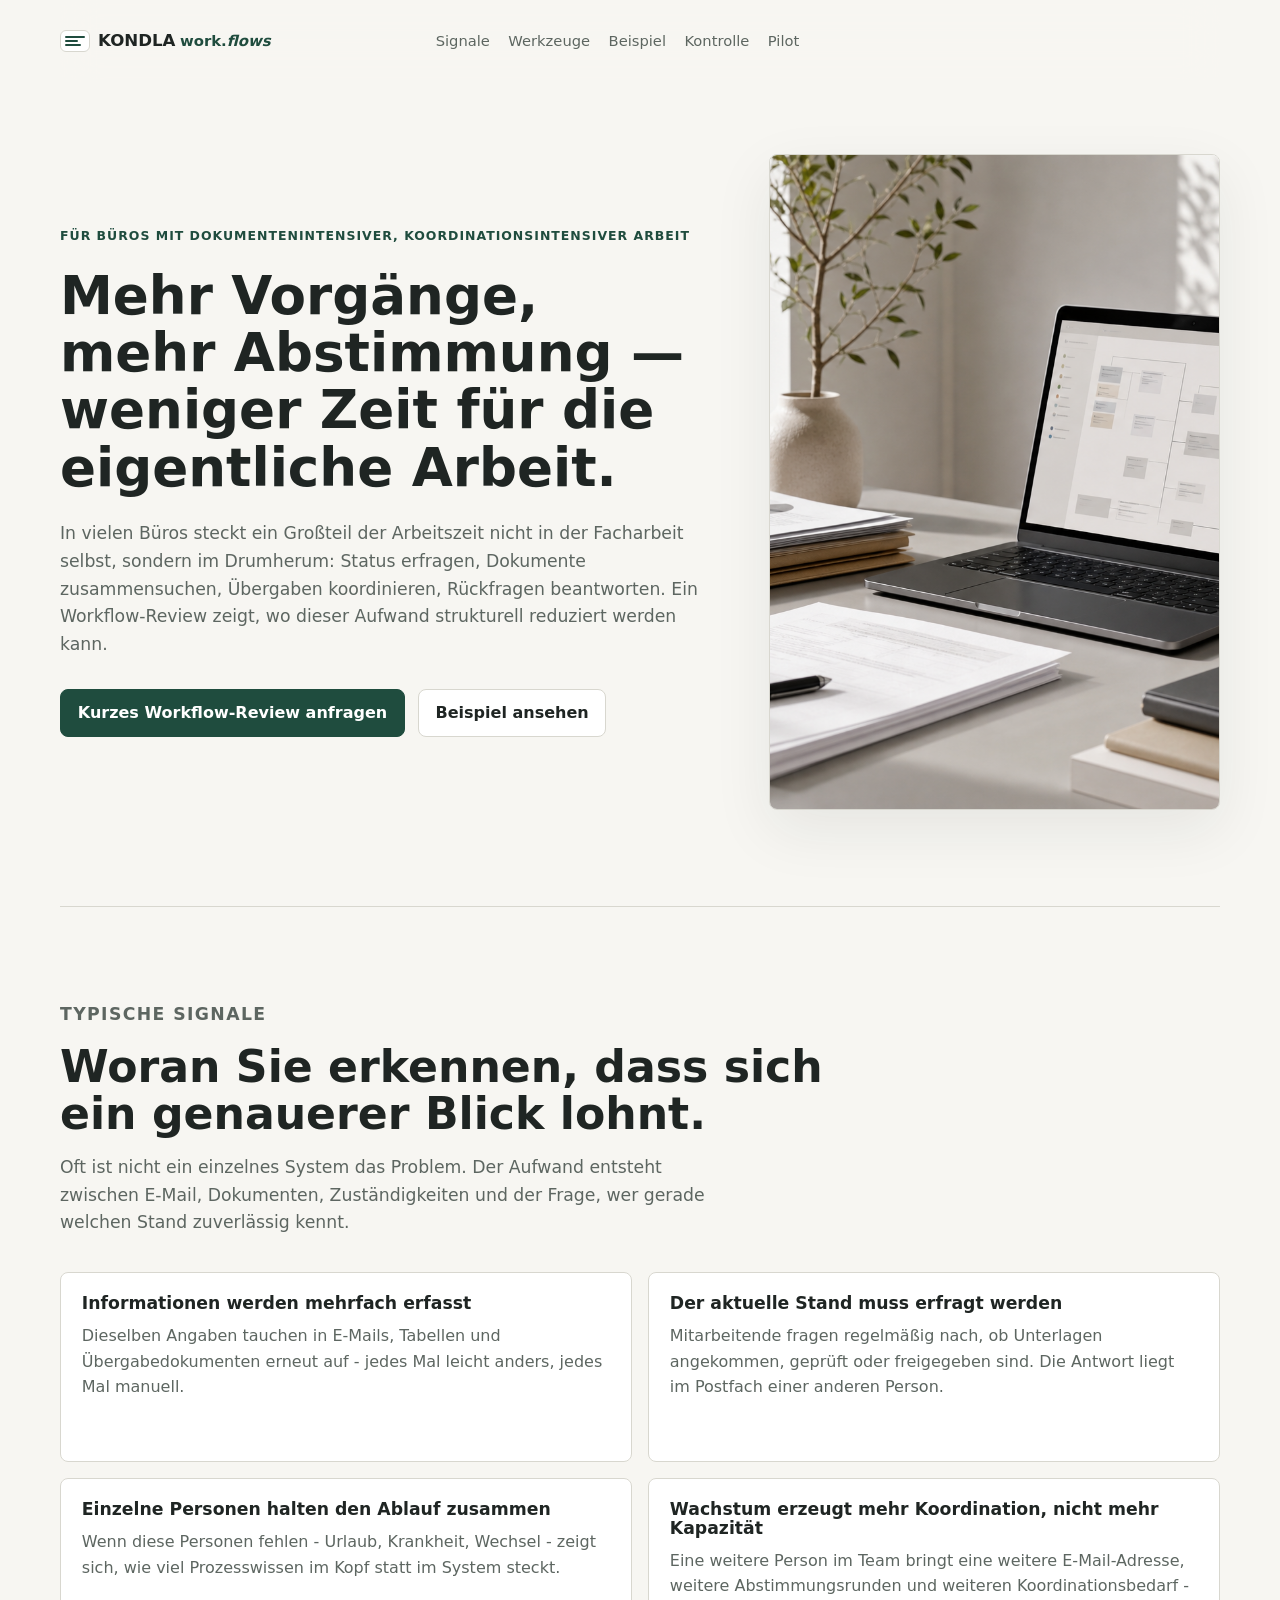
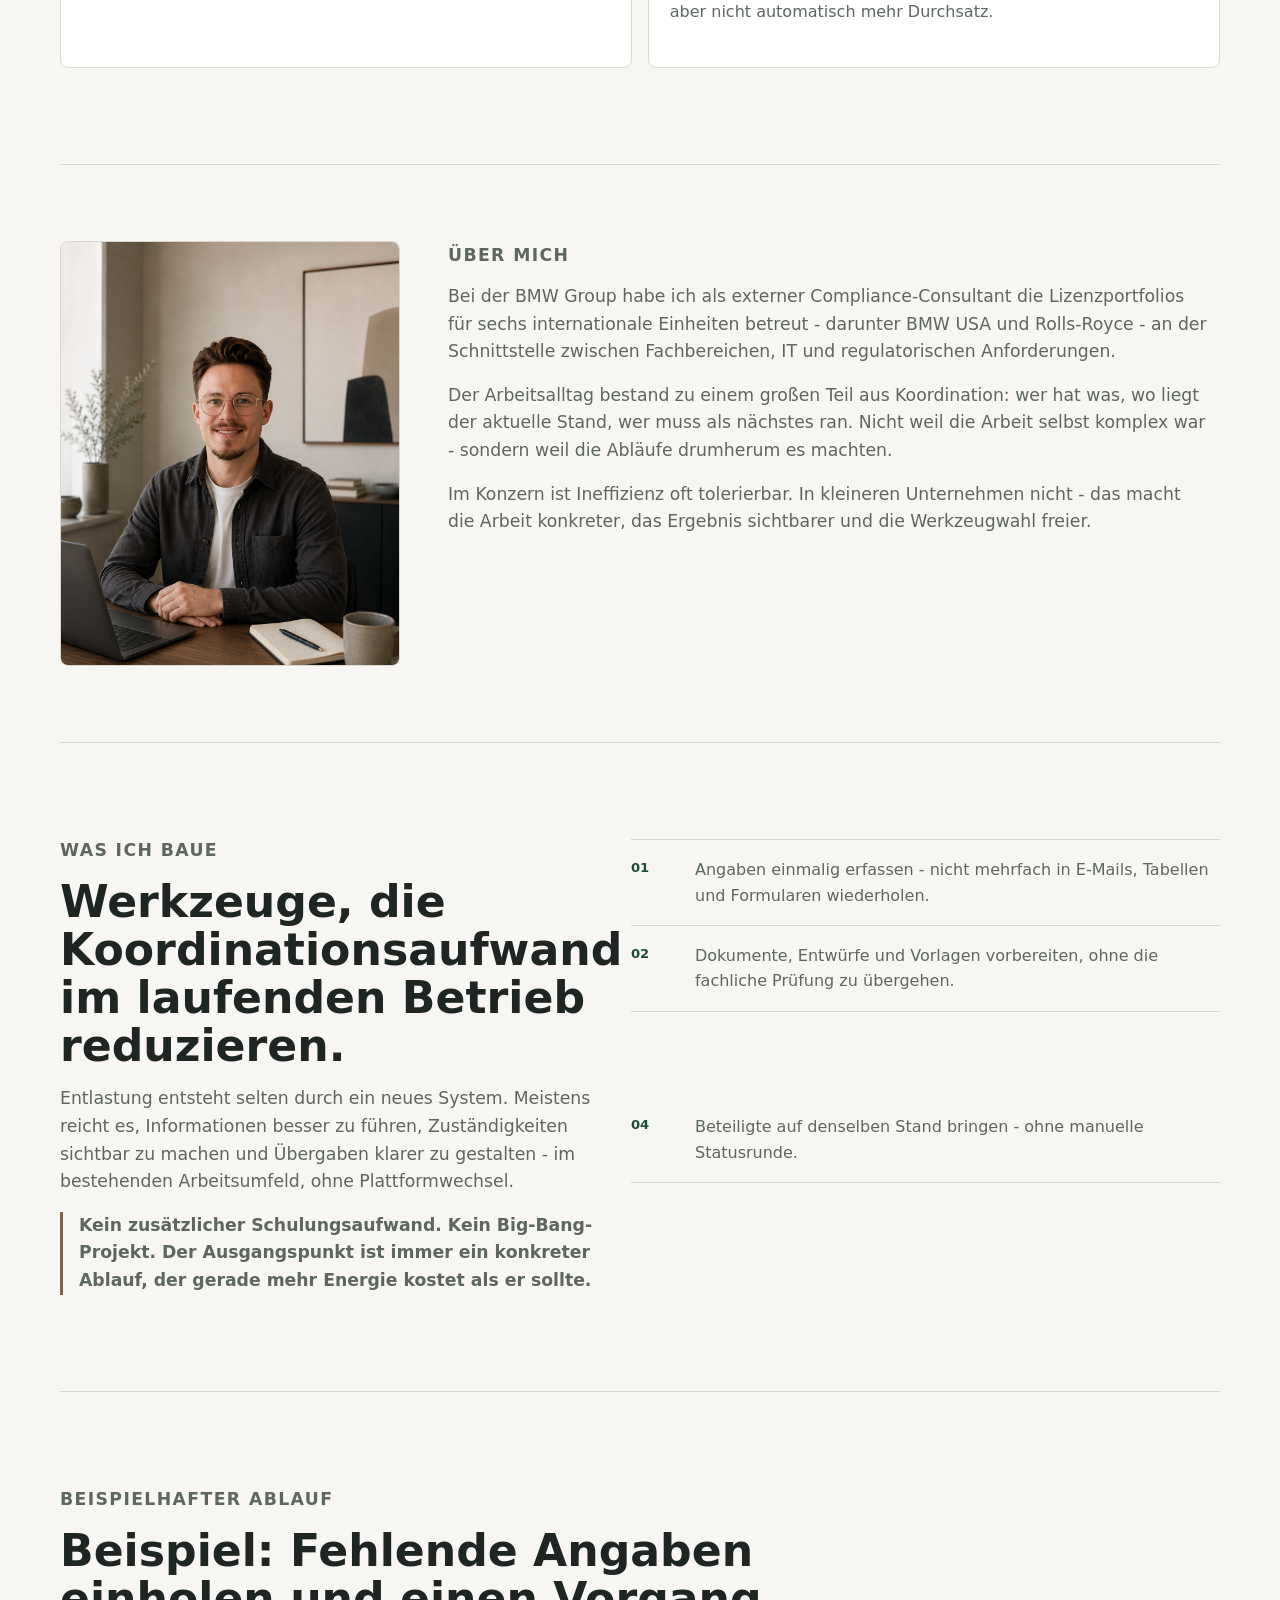
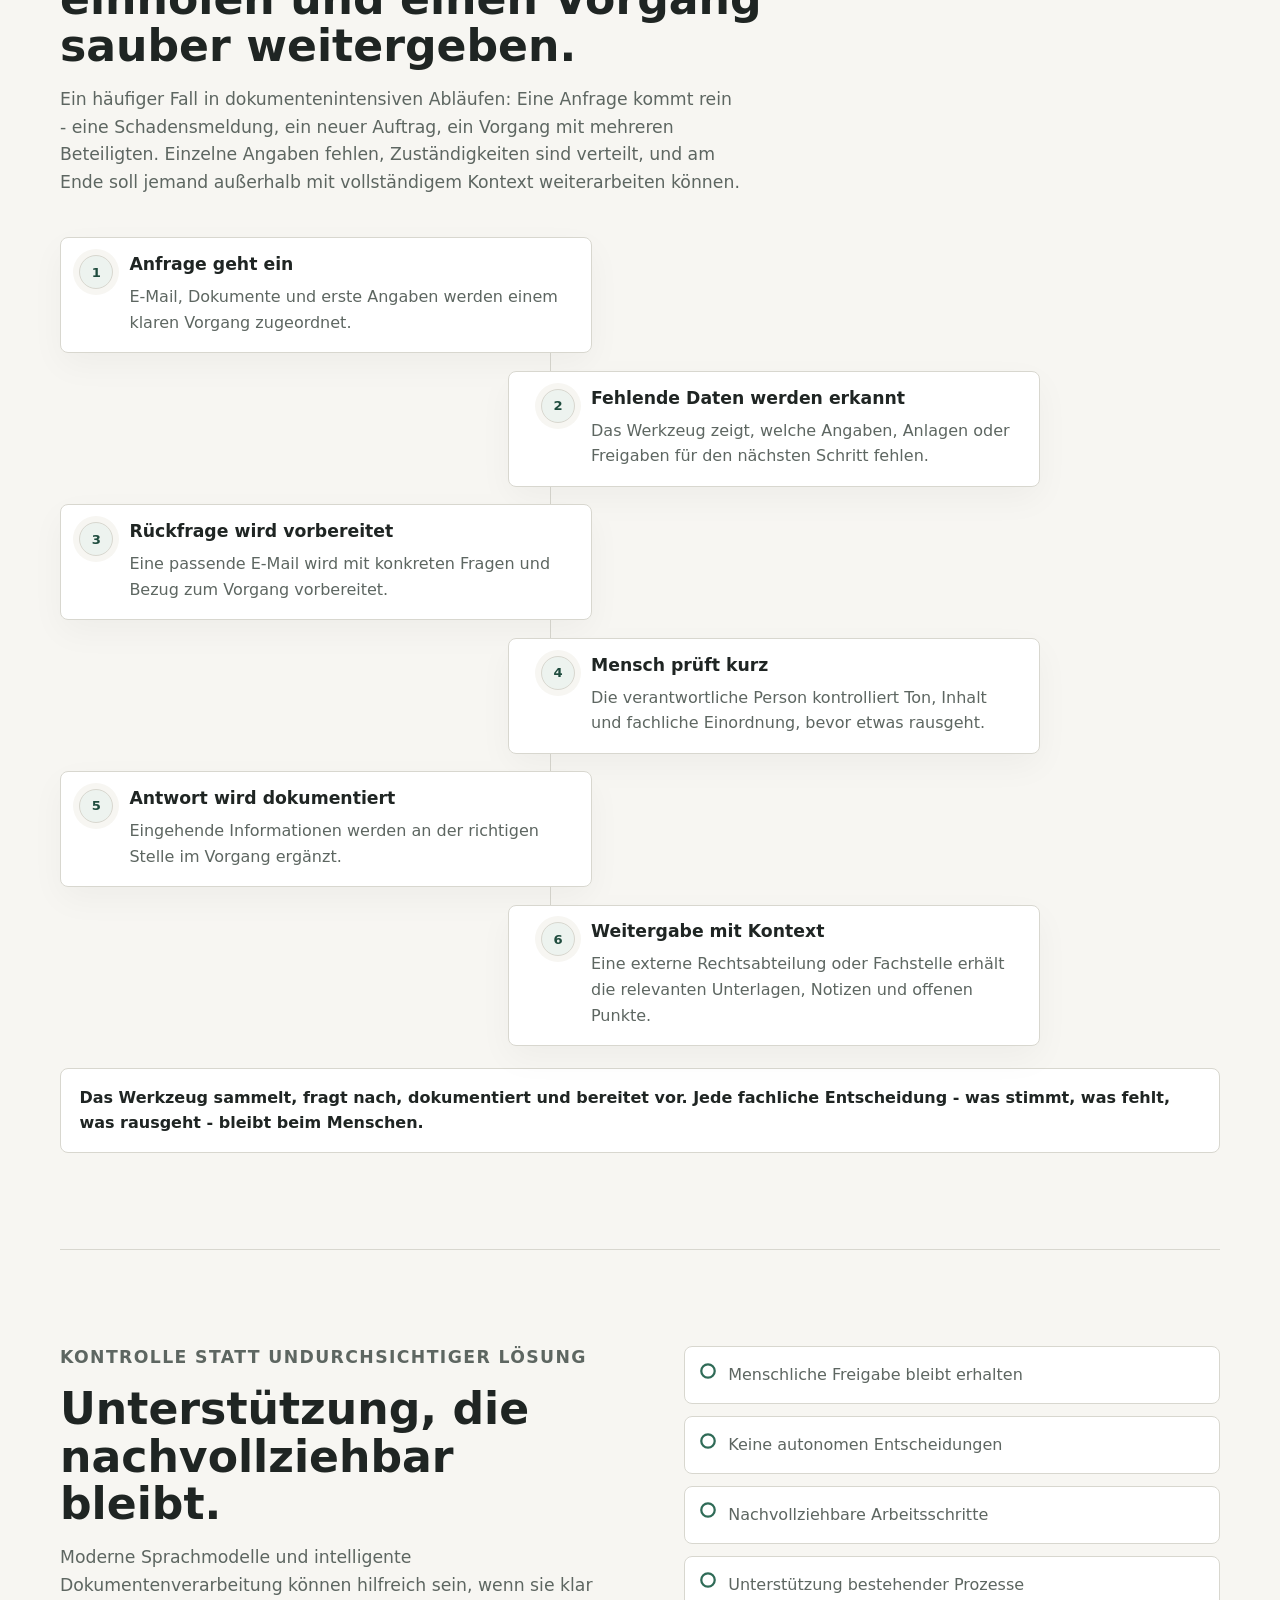
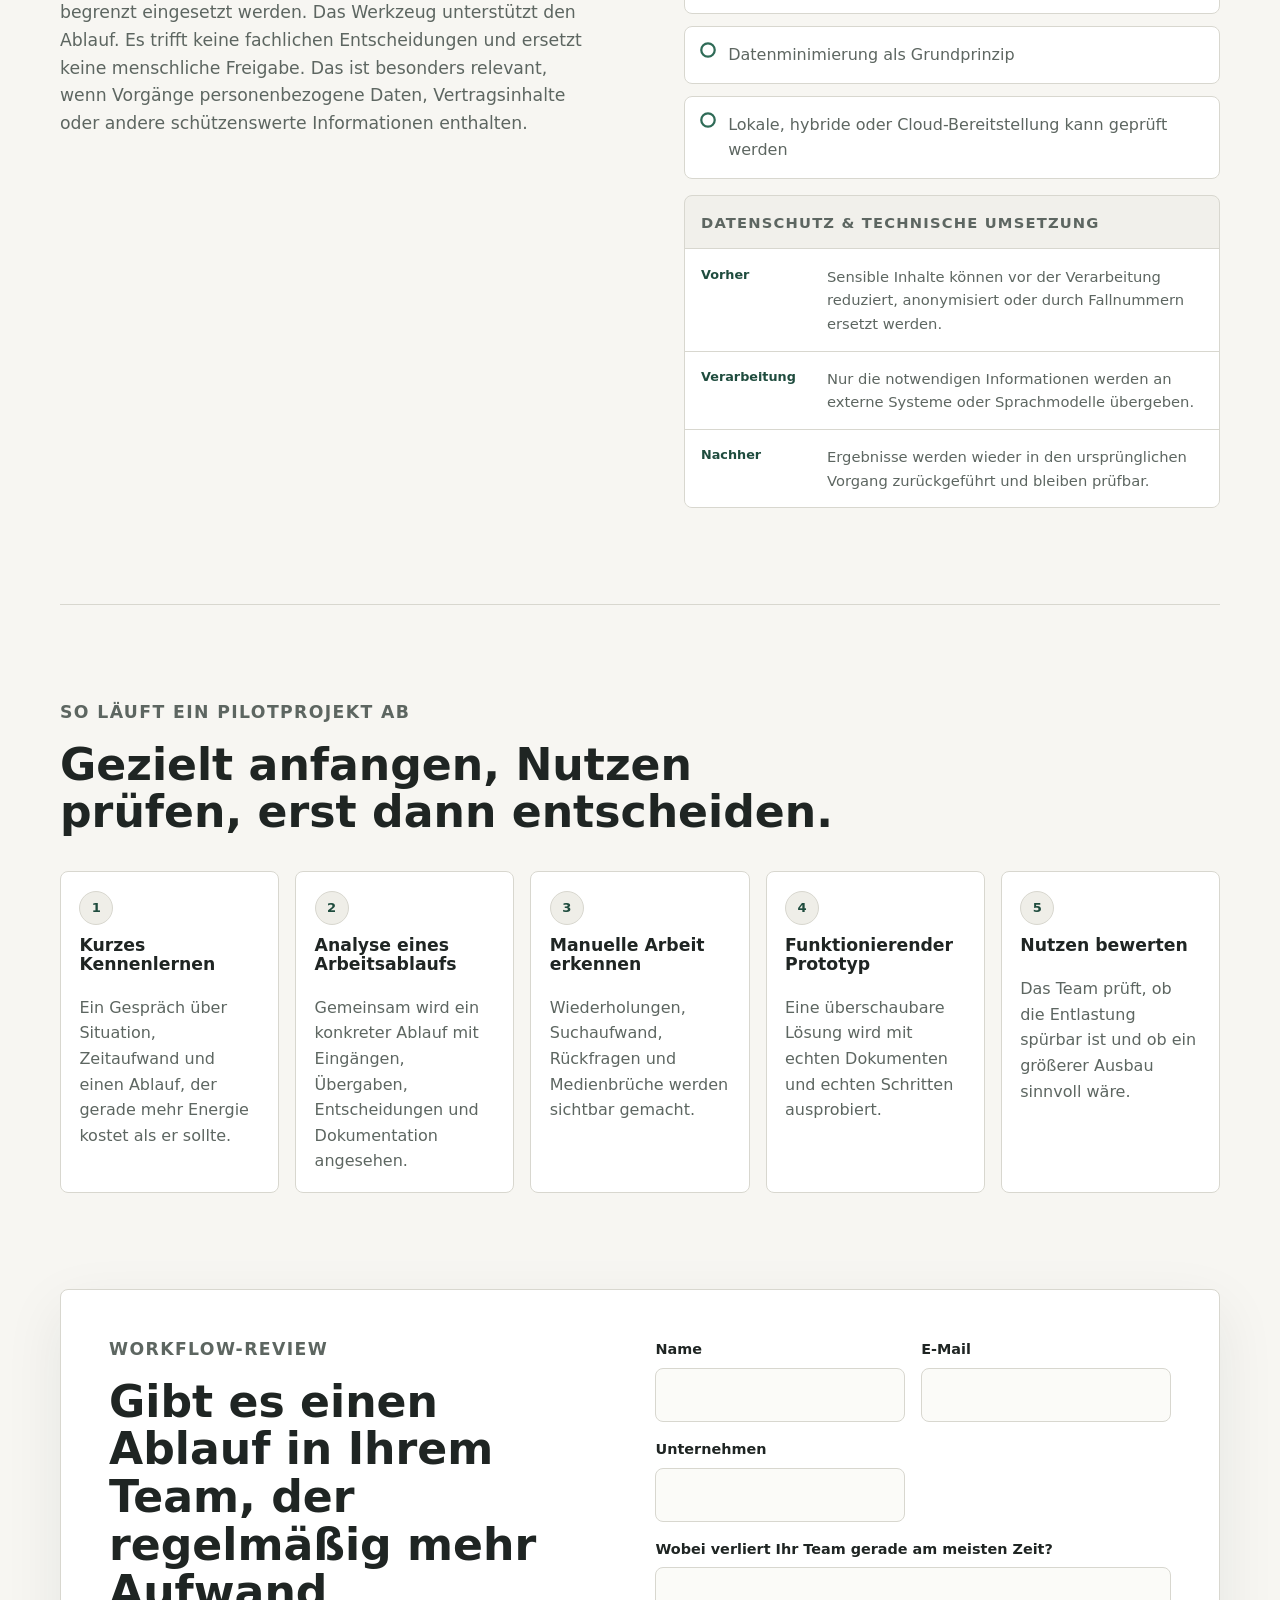
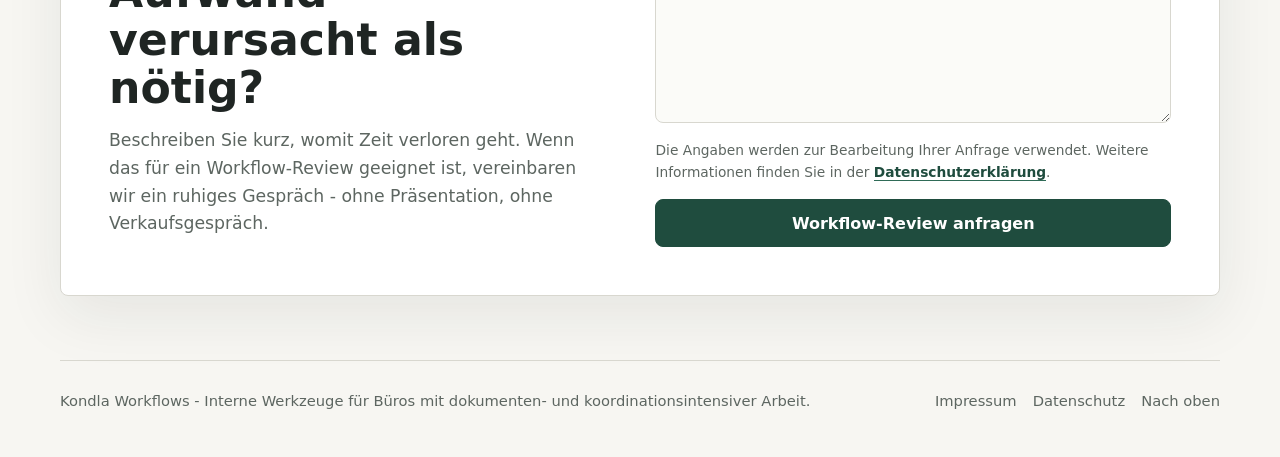
<file: index.html>
<!doctype html>
<html lang="de">
  <head>
    <meta charset="utf-8" />
    <meta name="viewport" content="width=device-width, initial-scale=1" />
    <title>Weniger Verwaltungsaufwand durch interne Werkzeuge</title>
    <meta
      name="description"
      content="Interne Werkzeuge, die Suchzeit, Rückfragen, manuelle Übergaben und Koordinationsaufwand in administrativen Arbeitsabläufen reduzieren."
    />
    <link rel="icon" href="assets/favicon.svg" type="image/svg+xml" />
    <link rel="stylesheet" href="styles.css" />
  </head>
  <body>
    <header class="seitenkopf" aria-label="Hauptnavigation">
      <a class="marke" href="#oben" aria-label="Zur Startseite">
        <span class="marke__zeichen" aria-hidden="true">
          <span></span>
          <span></span>
          <span></span>
        </span>
        <span class="marke__text">
          <strong>KONDLA</strong>
          <span>work.<em>flows</em></span>
        </span>
      </a>
      <nav class="navigation" aria-label="Abschnitte">
        <a href="#signale" data-nav-section="signale">Signale</a>
        <a href="#werkzeuge" data-nav-section="werkzeuge">Werkzeuge</a>
        <a href="#beispiel" data-nav-section="beispiel">Beispiel</a>
        <a href="#kontrolle" data-nav-section="kontrolle">Kontrolle</a>
        <a href="#pilot" data-nav-section="pilot">Pilot</a>
      </nav>
      <a class="kopf-cta" href="#kontakt">Workflow-Review anfragen</a>
    </header>

    <main id="oben">
      <section class="held">
        <div class="held__inhalt">
          <p class="hinweis">Für Büros mit dokumentenintensiver, koordinationsintensiver Arbeit</p>
          <h1>
            <span>Mehr Vorgänge,</span>
            <span>mehr Abstimmung &mdash;</span>
            <span>weniger Zeit für die eigentliche Arbeit.</span>
          </h1>
          <p class="untertitel">
            In vielen Büros steckt ein Großteil der Arbeitszeit nicht in der Facharbeit selbst, sondern im Drumherum:
            Status erfragen, Dokumente zusammensuchen, Übergaben koordinieren, Rückfragen beantworten. Ein
            Workflow-Review zeigt, wo dieser Aufwand strukturell reduziert werden kann.
          </p>
          <div class="aktionsreihe" aria-label="Handlungsoptionen">
            <a class="button button--primaer" href="#kontakt" data-hero-cta>Kurzes Workflow-Review anfragen</a>
            <a class="button button--sekundaer" href="#beispiel">Beispiel ansehen</a>
          </div>
        </div>

        <aside class="held__bildbereich" aria-label="Arbeitsumfeld mit Dokumenten und Prozessansicht">
          <img
            src="assets/workflow-desk.png"
            alt="Ruhiger Arbeitsplatz mit Dokumenten, Laptop und strukturierter Prozessansicht"
            width="1600"
            height="1000"
          />
        </aside>
      </section>

      <section class="abschnitt signale" id="signale" aria-labelledby="signale-titel">
        <div class="abschnitt__kopf">
          <p class="hinweis">Typische Signale</p>
          <h2 id="signale-titel">Woran Sie erkennen, dass sich ein genauerer Blick lohnt.</h2>
          <p>
            Oft ist nicht ein einzelnes System das Problem. Der Aufwand entsteht zwischen E-Mail, Dokumenten,
            Zuständigkeiten und der Frage, wer gerade welchen Stand zuverlässig kennt.
          </p>
        </div>
        <div class="raster raster--zwei">
          <article class="karte karte--signal">
            <h3>Informationen werden mehrfach erfasst</h3>
            <p>
              Dieselben Angaben tauchen in E-Mails, Tabellen und Übergabedokumenten erneut auf - jedes Mal leicht
              anders, jedes Mal manuell.
            </p>
          </article>
          <article class="karte karte--signal">
            <h3>Der aktuelle Stand muss erfragt werden</h3>
            <p>
              Mitarbeitende fragen regelmäßig nach, ob Unterlagen angekommen, geprüft oder freigegeben sind. Die
              Antwort liegt im Postfach einer anderen Person.
            </p>
          </article>
          <article class="karte karte--signal">
            <h3>Einzelne Personen halten den Ablauf zusammen</h3>
            <p>
              Wenn diese Personen fehlen - Urlaub, Krankheit, Wechsel - zeigt sich, wie viel Prozesswissen im Kopf
              statt im System steckt.
            </p>
          </article>
          <article class="karte karte--signal">
            <h3>Wachstum erzeugt mehr Koordination, nicht mehr Kapazität</h3>
            <p>
              Eine weitere Person im Team bringt eine weitere E-Mail-Adresse, weitere Abstimmungsrunden und weiteren
              Koordinationsbedarf - aber nicht automatisch mehr Durchsatz.
            </p>
          </article>
        </div>
      </section>

      <section class="abschnitt person" id="person" aria-label="Über mich">
        <div class="person__bild">
          <img
            src="assets/person.png"
            alt="Porträt des Gründers"
            width="1024"
            height="1024"
          />
        </div>
        <div class="person__text">
          <p class="hinweis">Über mich</p>
          <p>
            Bei der BMW Group habe ich als externer Compliance-Consultant die Lizenzportfolios für sechs internationale
            Einheiten betreut - darunter BMW USA und Rolls-Royce - an der Schnittstelle zwischen Fachbereichen, IT und
            regulatorischen Anforderungen.
          </p>
          <p>
            Der Arbeitsalltag bestand zu einem großen Teil aus Koordination: wer hat was, wo liegt der aktuelle Stand,
            wer muss als nächstes ran. Nicht weil die Arbeit selbst komplex war - sondern weil die Abläufe drumherum es
            machten.
          </p>
          <p>
            Im Konzern ist Ineffizienz oft tolerierbar. In kleineren Unternehmen nicht - das macht die Arbeit konkreter,
            das Ergebnis sichtbarer und die Werkzeugwahl freier.
          </p>
        </div>
      </section>

      <section class="abschnitt werkzeuge" id="werkzeuge" aria-labelledby="werkzeuge-titel">
        <div class="zweispaltig">
          <div>
            <p class="hinweis">Was ich baue</p>
            <h2 id="werkzeuge-titel">Werkzeuge, die Koordinationsaufwand im laufenden Betrieb reduzieren.</h2>
            <p>
              Entlastung entsteht selten durch ein neues System. Meistens reicht es, Informationen besser zu führen,
              Zuständigkeiten sichtbar zu machen und Übergaben klarer zu gestalten - im bestehenden Arbeitsumfeld,
              ohne Plattformwechsel.
            </p>
            <p class="kernbotschaft">
              Kein zusätzlicher Schulungsaufwand. Kein Big-Bang-Projekt. Der Ausgangspunkt ist immer ein konkreter
              Ablauf, der gerade mehr Energie kostet als er sollte.
            </p>
          </div>
          <div class="liste">
            <div>
              <span aria-hidden="true">01</span>
              <p>Angaben einmalig erfassen - nicht mehrfach in E-Mails, Tabellen und Formularen wiederholen.</p>
            </div>
            <div>
              <span aria-hidden="true">02</span>
              <p>Dokumente, Entwürfe und Vorlagen vorbereiten, ohne die fachliche Prüfung zu übergehen.</p>
            </div>
            <div>
              <span aria-hidden="true">03</span>
              <p>Offene Punkte und Bearbeitungsstände sichtbar machen, bevor sie im Posteingang liegen bleiben.</p>
            </div>
            <div>
              <span aria-hidden="true">04</span>
              <p>Beteiligte auf denselben Stand bringen - ohne manuelle Statusrunde.</p>
            </div>
          </div>
        </div>
      </section>

      <section class="abschnitt beispiel" id="beispiel" aria-labelledby="beispiel-titel">
        <div class="abschnitt__kopf">
          <p class="hinweis">Beispielhafter Ablauf</p>
          <h2 id="beispiel-titel">Beispiel: Fehlende Angaben einholen und einen Vorgang sauber weitergeben.</h2>
          <p>
            Ein häufiger Fall in dokumentenintensiven Abläufen: Eine Anfrage kommt rein - eine Schadensmeldung, ein
            neuer Auftrag, ein Vorgang mit mehreren Beteiligten. Einzelne Angaben fehlen, Zuständigkeiten sind verteilt,
            und am Ende soll jemand außerhalb mit vollständigem Kontext weiterarbeiten können.
          </p>
        </div>
        <ol class="prozess">
          <li>
            <span>1</span>
            <div>
              <h3>Anfrage geht ein</h3>
              <p>E-Mail, Dokumente und erste Angaben werden einem klaren Vorgang zugeordnet.</p>
            </div>
          </li>
          <li>
            <span>2</span>
            <div>
              <h3>Fehlende Daten werden erkannt</h3>
              <p>Das Werkzeug zeigt, welche Angaben, Anlagen oder Freigaben für den nächsten Schritt fehlen.</p>
            </div>
          </li>
          <li>
            <span>3</span>
            <div>
              <h3>Rückfrage wird vorbereitet</h3>
              <p>Eine passende E-Mail wird mit konkreten Fragen und Bezug zum Vorgang vorbereitet.</p>
            </div>
          </li>
          <li>
            <span>4</span>
            <div>
              <h3>Mensch prüft kurz</h3>
              <p>Die verantwortliche Person kontrolliert Ton, Inhalt und fachliche Einordnung, bevor etwas rausgeht.</p>
            </div>
          </li>
          <li>
            <span>5</span>
            <div>
              <h3>Antwort wird dokumentiert</h3>
              <p>Eingehende Informationen werden an der richtigen Stelle im Vorgang ergänzt.</p>
            </div>
          </li>
          <li>
            <span>6</span>
            <div>
              <h3>Weitergabe mit Kontext</h3>
              <p>Eine externe Rechtsabteilung oder Fachstelle erhält die relevanten Unterlagen, Notizen und offenen Punkte.</p>
            </div>
          </li>
        </ol>
        <p class="menschenhinweis">
          Das Werkzeug sammelt, fragt nach, dokumentiert und bereitet vor. Jede fachliche Entscheidung - was stimmt,
          was fehlt, was rausgeht - bleibt beim Menschen.
        </p>
      </section>

      <section class="abschnitt kontrolle" id="kontrolle" aria-labelledby="kontrolle-titel">
        <div class="zweispaltig zweispaltig--eng">
          <div>
            <p class="hinweis">Kontrolle statt undurchsichtiger Lösung</p>
            <h2 id="kontrolle-titel">Unterstützung, die nachvollziehbar bleibt.</h2>
            <p>
              Moderne Sprachmodelle und intelligente Dokumentenverarbeitung können hilfreich sein, wenn sie klar
              begrenzt eingesetzt werden. Das Werkzeug unterstützt den Ablauf. Es trifft keine fachlichen Entscheidungen
              und ersetzt keine menschliche Freigabe. Das ist besonders relevant, wenn Vorgänge personenbezogene Daten,
              Vertragsinhalte oder andere schützenswerte Informationen enthalten.
            </p>
          </div>
          <div class="kontrolltafel">
            <ul class="vertrauen">
              <li>Menschliche Freigabe bleibt erhalten</li>
              <li>Keine autonomen Entscheidungen</li>
              <li>Nachvollziehbare Arbeitsschritte</li>
              <li>Unterstützung bestehender Prozesse</li>
              <li>Datenminimierung als Grundprinzip</li>
              <li>Lokale, hybride oder Cloud-Bereitstellung kann geprüft werden</li>
            </ul>
            <div class="datenfluss" aria-label="Datenschutz und technische Umsetzung">
              <p class="datenfluss__titel">Datenschutz & technische Umsetzung</p>
              <div>
                <span>Vorher</span>
                <p>Sensible Inhalte können vor der Verarbeitung reduziert, anonymisiert oder durch Fallnummern ersetzt werden.</p>
              </div>
              <div>
                <span>Verarbeitung</span>
                <p>Nur die notwendigen Informationen werden an externe Systeme oder Sprachmodelle übergeben.</p>
              </div>
              <div>
                <span>Nachher</span>
                <p>Ergebnisse werden wieder in den ursprünglichen Vorgang zurückgeführt und bleiben prüfbar.</p>
              </div>
            </div>
          </div>
        </div>
      </section>

      <section class="abschnitt pilot" id="pilot" aria-labelledby="pilot-titel">
        <div class="abschnitt__kopf">
          <p class="hinweis">So läuft ein Pilotprojekt ab</p>
          <h2 id="pilot-titel">Gezielt anfangen, Nutzen prüfen, erst dann entscheiden.</h2>
        </div>
        <div class="schritte">
          <article>
            <span>1</span>
            <h3>Kurzes Kennenlernen</h3>
            <p>Ein Gespräch über Situation, Zeitaufwand und einen Ablauf, der gerade mehr Energie kostet als er sollte.</p>
          </article>
          <article>
            <span>2</span>
            <h3>Analyse eines Arbeitsablaufs</h3>
            <p>Gemeinsam wird ein konkreter Ablauf mit Eingängen, Übergaben, Entscheidungen und Dokumentation angesehen.</p>
          </article>
          <article>
            <span>3</span>
            <h3>Manuelle Arbeit erkennen</h3>
            <p>Wiederholungen, Suchaufwand, Rückfragen und Medienbrüche werden sichtbar gemacht.</p>
          </article>
          <article>
            <span>4</span>
            <h3>Funktionierender Prototyp</h3>
            <p>Eine überschaubare Lösung wird mit echten Dokumenten und echten Schritten ausprobiert.</p>
          </article>
          <article>
            <span>5</span>
            <h3>Nutzen bewerten</h3>
            <p>Das Team prüft, ob die Entlastung spürbar ist und ob ein größerer Ausbau sinnvoll wäre.</p>
          </article>
        </div>
      </section>

      <section class="kontakt" id="kontakt" aria-labelledby="kontakt-titel">
        <div class="kontakt__text">
          <p class="hinweis">Workflow-Review</p>
          <h2 id="kontakt-titel">Gibt es einen Ablauf in Ihrem Team, der regelmäßig mehr Aufwand verursacht als nötig?</h2>
          <p>
            Beschreiben Sie kurz, womit Zeit verloren geht. Wenn das für ein Workflow-Review geeignet ist, vereinbaren
            wir ein ruhiges Gespräch - ohne Präsentation, ohne Verkaufsgespräch.
          </p>
        </div>
        <form class="formular" id="workflow-form">
          <div class="formular__feld">
            <label for="name">Name</label>
            <input id="name" name="name" type="text" autocomplete="name" required />
          </div>
          <div class="formular__feld">
            <label for="email">E-Mail</label>
            <input id="email" name="email" type="email" autocomplete="email" required />
          </div>
          <div class="formular__feld">
            <label for="unternehmen">Unternehmen</label>
            <input id="unternehmen" name="unternehmen" type="text" autocomplete="organization" />
          </div>
          <div class="formular__feld formular__feld--voll">
            <label for="prozess">Wobei verliert Ihr Team gerade am meisten Zeit?</label>
            <textarea id="prozess" name="prozess" rows="5" required></textarea>
          </div>
          <p class="formular__hinweis">
            Die Angaben werden zur Bearbeitung Ihrer Anfrage verwendet. Weitere Informationen finden Sie in der
            <a href="datenschutz.html">Datenschutzerklärung</a>.
          </p>
          <button class="button button--primaer formular__button" type="submit">Workflow-Review anfragen</button>
        </form>
      </section>
    </main>

    <footer class="fuss">
      <p>Kondla Workflows - Interne Werkzeuge für Büros mit dokumenten- und koordinationsintensiver Arbeit.</p>
      <div class="fuss__links">
        <a href="impressum.html">Impressum</a>
        <a href="datenschutz.html">Datenschutz</a>
        <a href="#oben">Nach oben</a>
      </div>
    </footer>
    <script>
      const navLinks = Array.from(document.querySelectorAll("[data-nav-section]"));
      const sections = navLinks
        .map((link) => document.getElementById(link.dataset.navSection))
        .filter(Boolean);

      const setActiveSection = (id) => {
        navLinks.forEach((link) => {
          const isActive = link.dataset.navSection === id;
          link.classList.toggle("ist-aktiv", isActive);
          if (isActive) {
            link.setAttribute("aria-current", "true");
          } else {
            link.removeAttribute("aria-current");
          }
        });
      };

      const updateActiveSection = () => {
        const headerOffset = document.querySelector(".seitenkopf")?.offsetHeight || 0;
        const marker = headerOffset + Math.min(260, window.innerHeight * 0.38);
        let activeId = "";

        sections.forEach((section) => {
          const bounds = section.getBoundingClientRect();
          if (bounds.top <= marker && bounds.bottom > headerOffset + 24) {
            activeId = section.id;
          }
        });

        setActiveSection(activeId);
      };

      let scrollFrame = 0;
      const requestActiveUpdate = () => {
        if (scrollFrame) return;
        scrollFrame = window.requestAnimationFrame(() => {
          scrollFrame = 0;
          updateActiveSection();
        });
      };

      window.addEventListener("scroll", requestActiveUpdate, { passive: true });
      window.addEventListener("resize", requestActiveUpdate);
      window.addEventListener("hashchange", requestActiveUpdate);
      window.addEventListener("load", requestActiveUpdate);
      requestActiveUpdate();

      const headerCta = document.querySelector(".kopf-cta");
      const heroCta = document.querySelector("[data-hero-cta]");

      if (headerCta && heroCta) {
        const updateHeaderCta = () => {
          const bounds = heroCta.getBoundingClientRect();
          const isHeroCtaVisible = bounds.bottom > 0 && bounds.top < window.innerHeight;
          headerCta.classList.toggle("ist-sichtbar", !isHeroCtaVisible);
        };

        const ctaObserver = new IntersectionObserver(
          ([entry]) => {
            headerCta.classList.toggle("ist-sichtbar", !entry.isIntersecting);
          },
          { threshold: 0.01 }
        );

        ctaObserver.observe(heroCta);
        window.addEventListener("resize", updateHeaderCta);
        window.addEventListener("load", updateHeaderCta);
        updateHeaderCta();
      }

      const revealGroups = [
        { selector: ".raster .karte", delay: 90 },
        { selector: ".liste > div", delay: 80 },
        { selector: ".prozess li", delay: 90 },
        { selector: ".schritte article", delay: 80 },
        { selector: ".vertrauen li", delay: 50 },
        { selector: ".datenfluss div", delay: 70 }
      ];

      if (!window.matchMedia("(prefers-reduced-motion: reduce)").matches) {
        const revealObserver = new IntersectionObserver(
          (entries) => {
            entries.forEach((entry) => {
              if (entry.isIntersecting) {
                entry.target.classList.add("ist-sichtbar");
                revealObserver.unobserve(entry.target);
              }
            });
          },
          { rootMargin: "0px 0px -12% 0px", threshold: 0.16 }
        );

        revealGroups.forEach(({ selector, delay }) => {
          const items = Array.from(document.querySelectorAll(selector));

          items.forEach((item, index) => {
            item.classList.add("wird-animiert");
            item.style.transitionDelay = `${Math.min(index * delay, 360)}ms`;
            revealObserver.observe(item);
          });
        });
      }

      const workflowForm = document.querySelector("#workflow-form");

      if (workflowForm) {
        workflowForm.addEventListener("submit", (event) => {
          event.preventDefault();

          const formData = new FormData(workflowForm);
          const subject = "Workflow-Review Anfrage";
          const body = [
            "Workflow-Review Anfrage",
            "",
            `Name: ${formData.get("name") || ""}`,
            `E-Mail: ${formData.get("email") || ""}`,
            `Unternehmen: ${formData.get("unternehmen") || ""}`,
            "",
            "Wobei verliert Ihr Team gerade am meisten Zeit?",
            formData.get("prozess") || ""
          ].join("\n");

          window.location.href = `mailto:robert@kondla.at?subject=${encodeURIComponent(subject)}&body=${encodeURIComponent(body)}`;
        });
      }

    </script>
  </body>
</html>
</file>
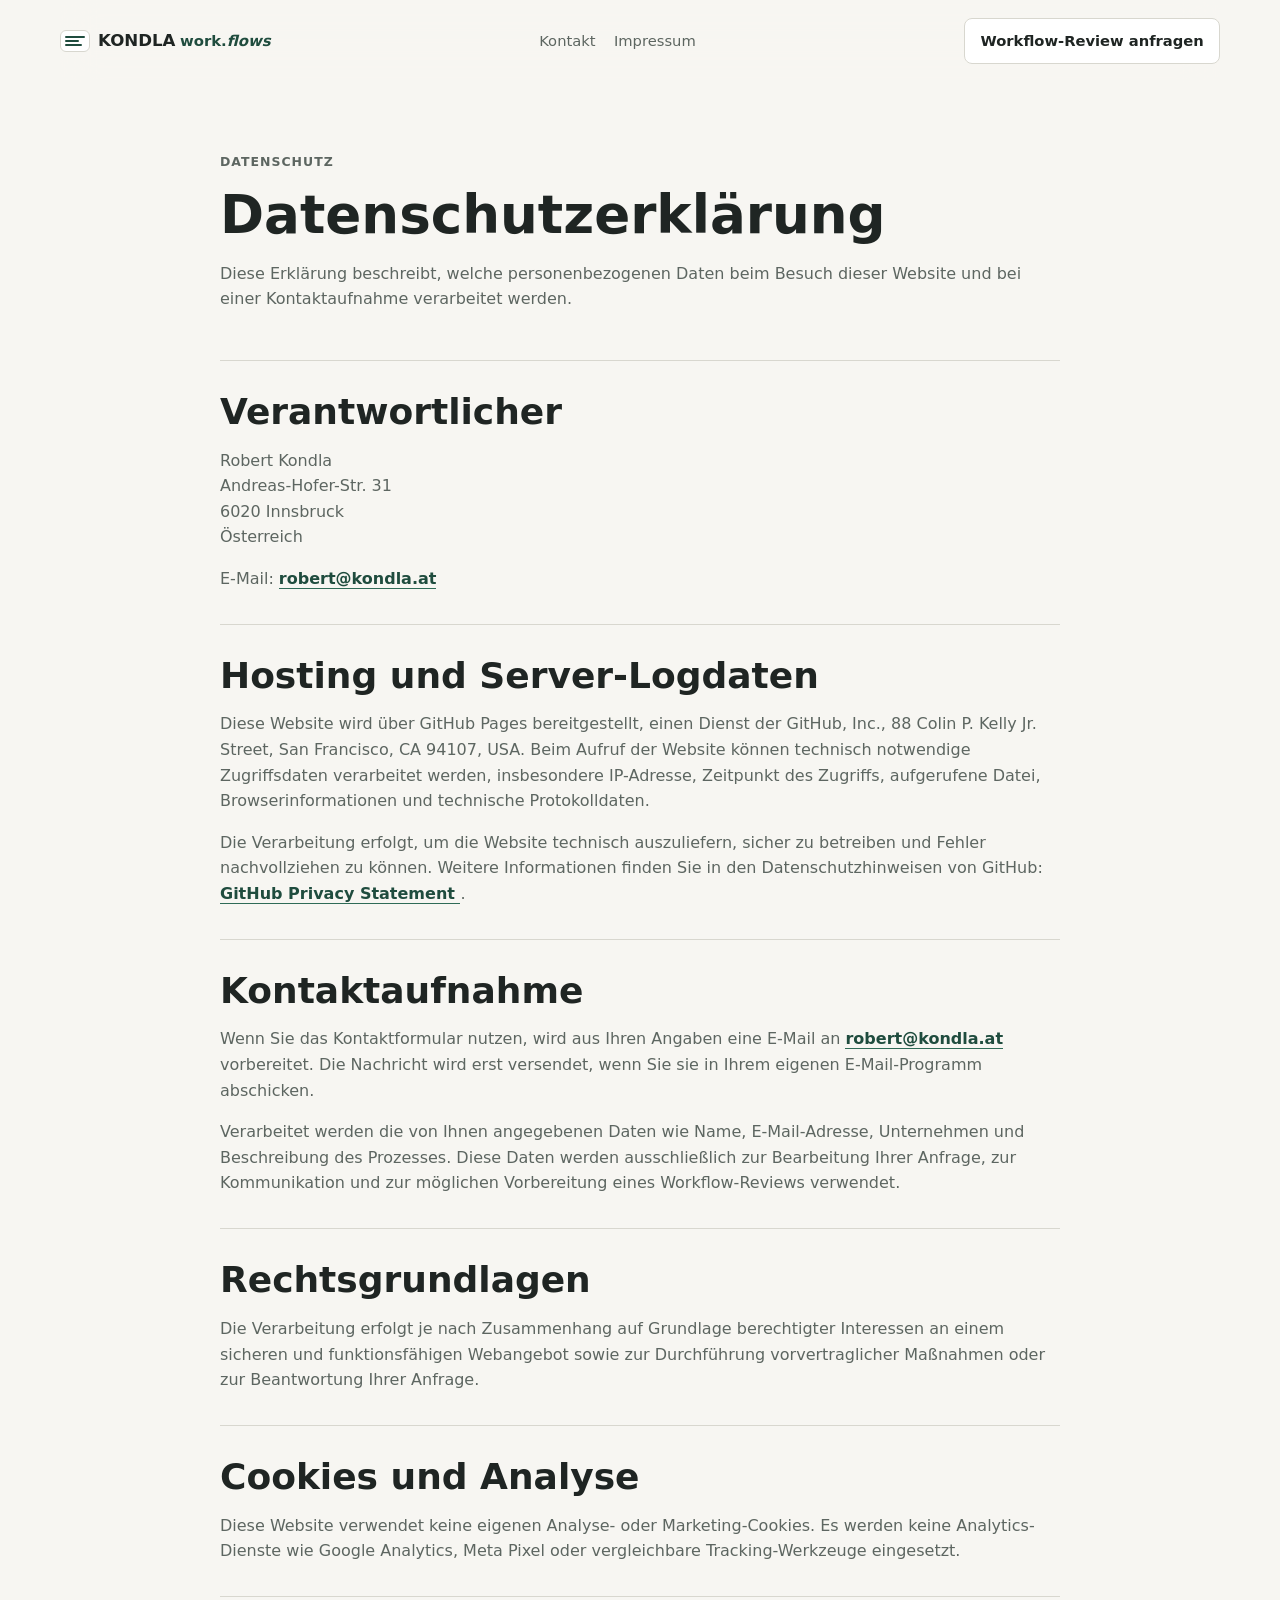
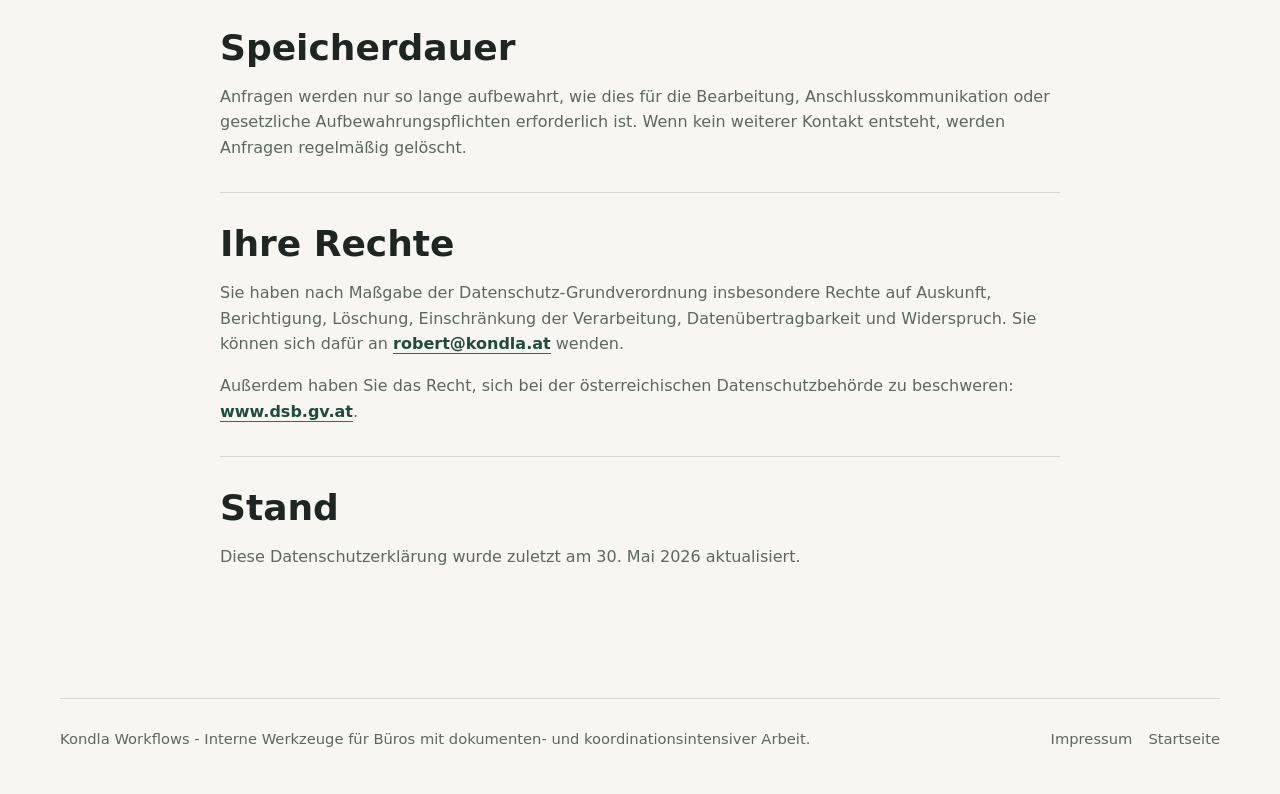
<file: datenschutz.html>
<!doctype html>
<html lang="de">
  <head>
    <meta charset="utf-8" />
    <meta name="viewport" content="width=device-width, initial-scale=1" />
    <title>Datenschutzerklärung | KONDLA work.flows</title>
    <meta name="robots" content="noindex" />
    <link rel="icon" href="assets/favicon.svg" type="image/svg+xml" />
    <link rel="stylesheet" href="styles.css" />
  </head>
  <body>
    <header class="seitenkopf" aria-label="Hauptnavigation">
      <a class="marke" href="index.html#oben" aria-label="Zur Startseite">
        <span class="marke__zeichen" aria-hidden="true">
          <span></span>
          <span></span>
          <span></span>
        </span>
        <span class="marke__text">
          <strong>KONDLA</strong>
          <span>work.<em>flows</em></span>
        </span>
      </a>
      <nav class="navigation" aria-label="Rechtliches">
        <a href="index.html#kontakt">Kontakt</a>
        <a href="impressum.html">Impressum</a>
      </nav>
      <a class="kopf-cta ist-sichtbar" href="index.html#kontakt">Workflow-Review anfragen</a>
    </header>

    <main class="recht">
      <div class="recht__kopf">
        <p class="hinweis">Datenschutz</p>
        <h1>Datenschutzerklärung</h1>
        <p>
          Diese Erklärung beschreibt, welche personenbezogenen Daten beim Besuch dieser Website und bei einer
          Kontaktaufnahme verarbeitet werden.
        </p>
      </div>

      <section class="recht__block" aria-labelledby="verantwortlicher">
        <h2 id="verantwortlicher">Verantwortlicher</h2>
        <p>
          Robert Kondla<br />
          Andreas-Hofer-Str. 31<br />
          6020 Innsbruck<br />
          Österreich
        </p>
        <p>
          E-Mail:
          <a href="mailto:robert@kondla.at">robert@kondla.at</a>
        </p>
      </section>

      <section class="recht__block" aria-labelledby="hosting">
        <h2 id="hosting">Hosting und Server-Logdaten</h2>
        <p>
          Diese Website wird über GitHub Pages bereitgestellt, einen Dienst der GitHub, Inc., 88 Colin P. Kelly Jr.
          Street, San Francisco, CA 94107, USA. Beim Aufruf der Website können technisch notwendige Zugriffsdaten
          verarbeitet werden, insbesondere IP-Adresse, Zeitpunkt des Zugriffs, aufgerufene Datei, Browserinformationen
          und technische Protokolldaten.
        </p>
        <p>
          Die Verarbeitung erfolgt, um die Website technisch auszuliefern, sicher zu betreiben und Fehler nachvollziehen
          zu können. Weitere Informationen finden Sie in den Datenschutzhinweisen von GitHub:
          <a href="https://docs.github.com/de/site-policy/privacy-policies/github-general-privacy-statement" target="_blank" rel="noreferrer">
            GitHub Privacy Statement
          </a>.
        </p>
      </section>

      <section class="recht__block" aria-labelledby="kontakt">
        <h2 id="kontakt">Kontaktaufnahme</h2>
        <p>
          Wenn Sie das Kontaktformular nutzen, wird aus Ihren Angaben eine E-Mail an
          <a href="mailto:robert@kondla.at">robert@kondla.at</a> vorbereitet. Die Nachricht wird erst versendet, wenn
          Sie sie in Ihrem eigenen E-Mail-Programm abschicken.
        </p>
        <p>
          Verarbeitet werden die von Ihnen angegebenen Daten wie Name, E-Mail-Adresse, Unternehmen und Beschreibung des
          Prozesses. Diese Daten werden ausschließlich zur Bearbeitung Ihrer Anfrage, zur Kommunikation und zur möglichen
          Vorbereitung eines Workflow-Reviews verwendet.
        </p>
      </section>

      <section class="recht__block" aria-labelledby="rechtsgrundlagen">
        <h2 id="rechtsgrundlagen">Rechtsgrundlagen</h2>
        <p>
          Die Verarbeitung erfolgt je nach Zusammenhang auf Grundlage berechtigter Interessen an einem sicheren und
          funktionsfähigen Webangebot sowie zur Durchführung vorvertraglicher Maßnahmen oder zur Beantwortung Ihrer
          Anfrage.
        </p>
      </section>

      <section class="recht__block" aria-labelledby="cookies">
        <h2 id="cookies">Cookies und Analyse</h2>
        <p>
          Diese Website verwendet keine eigenen Analyse- oder Marketing-Cookies. Es werden keine Analytics-Dienste wie
          Google Analytics, Meta Pixel oder vergleichbare Tracking-Werkzeuge eingesetzt.
        </p>
      </section>

      <section class="recht__block" aria-labelledby="speicherdauer">
        <h2 id="speicherdauer">Speicherdauer</h2>
        <p>
          Anfragen werden nur so lange aufbewahrt, wie dies für die Bearbeitung, Anschlusskommunikation oder gesetzliche
          Aufbewahrungspflichten erforderlich ist. Wenn kein weiterer Kontakt entsteht, werden Anfragen regelmäßig
          gelöscht.
        </p>
      </section>

      <section class="recht__block" aria-labelledby="rechte">
        <h2 id="rechte">Ihre Rechte</h2>
        <p>
          Sie haben nach Maßgabe der Datenschutz-Grundverordnung insbesondere Rechte auf Auskunft, Berichtigung,
          Löschung, Einschränkung der Verarbeitung, Datenübertragbarkeit und Widerspruch. Sie können sich dafür an
          <a href="mailto:robert@kondla.at">robert@kondla.at</a> wenden.
        </p>
        <p>
          Außerdem haben Sie das Recht, sich bei der österreichischen Datenschutzbehörde zu beschweren:
          <a href="https://www.dsb.gv.at/" target="_blank" rel="noreferrer">www.dsb.gv.at</a>.
        </p>
      </section>

      <section class="recht__block" aria-labelledby="stand">
        <h2 id="stand">Stand</h2>
        <p>Diese Datenschutzerklärung wurde zuletzt am 30. Mai 2026 aktualisiert.</p>
      </section>
    </main>

    <footer class="fuss">
      <p>Kondla Workflows - Interne Werkzeuge für Büros mit dokumenten- und koordinationsintensiver Arbeit.</p>
      <div class="fuss__links">
        <a href="impressum.html">Impressum</a>
        <a href="index.html#oben">Startseite</a>
      </div>
    </footer>
  </body>
</html>
</file>
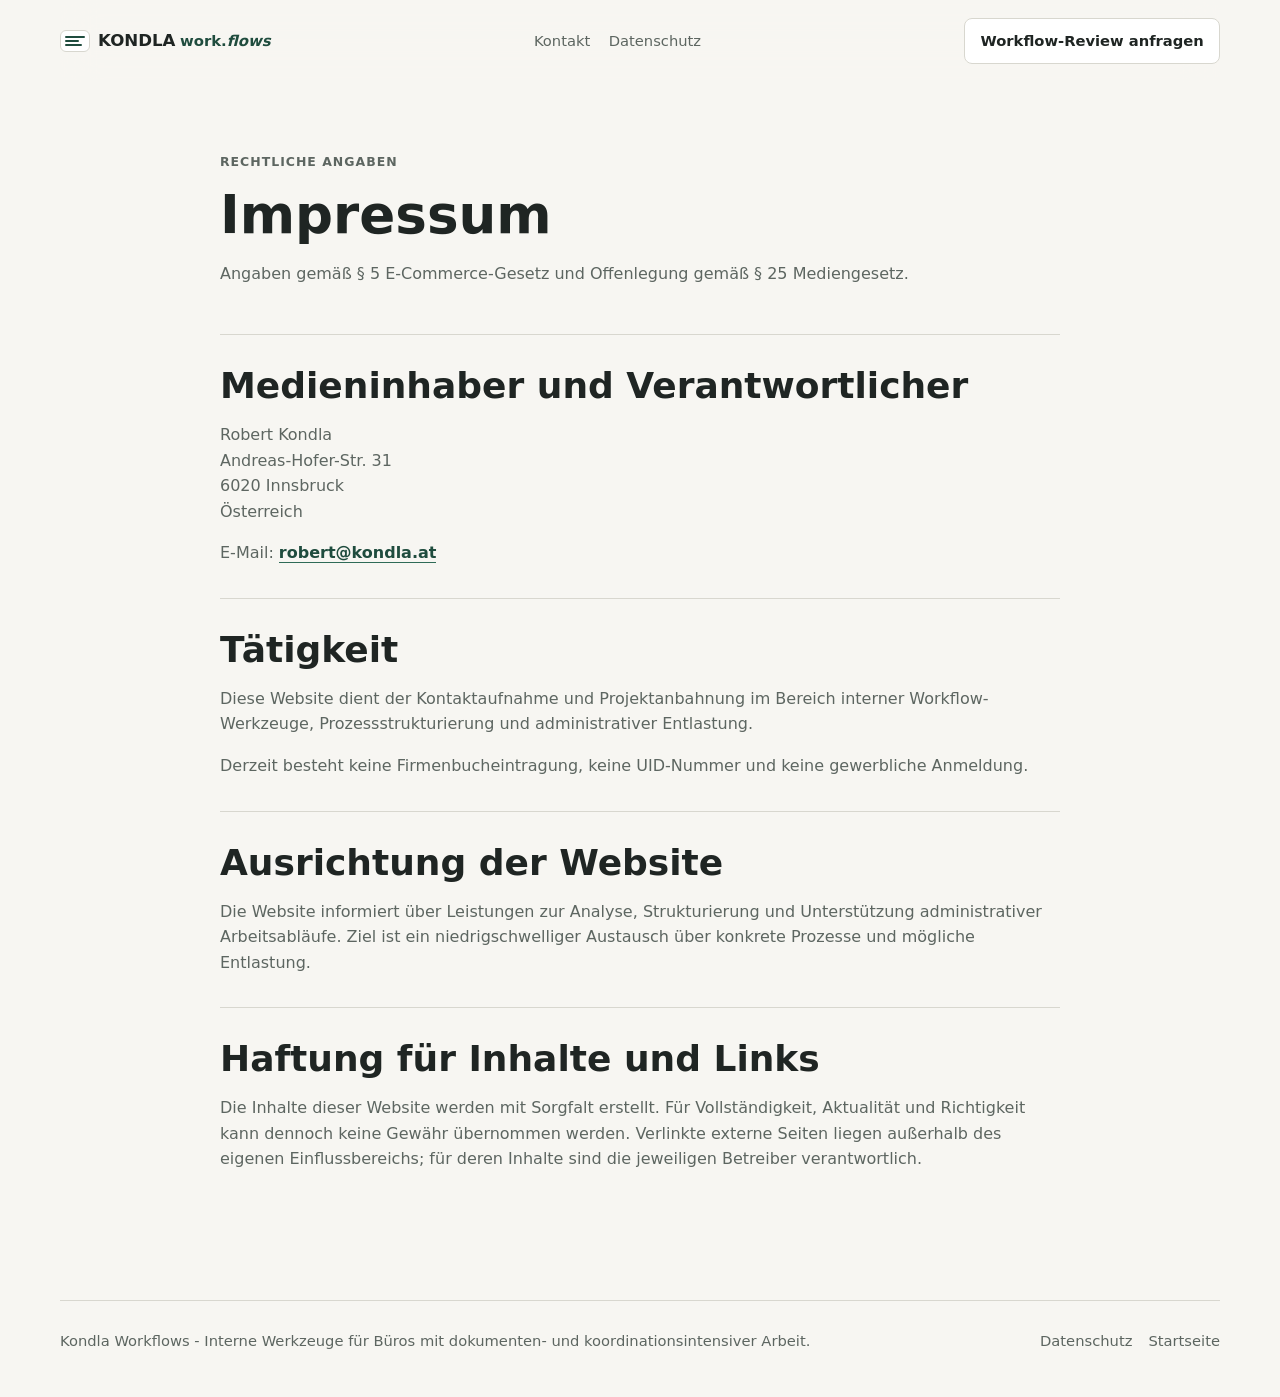
<file: impressum.html>
<!doctype html>
<html lang="de">
  <head>
    <meta charset="utf-8" />
    <meta name="viewport" content="width=device-width, initial-scale=1" />
    <title>Impressum | KONDLA work.flows</title>
    <meta name="robots" content="noindex" />
    <link rel="icon" href="assets/favicon.svg" type="image/svg+xml" />
    <link rel="stylesheet" href="styles.css" />
  </head>
  <body>
    <header class="seitenkopf" aria-label="Hauptnavigation">
      <a class="marke" href="index.html#oben" aria-label="Zur Startseite">
        <span class="marke__zeichen" aria-hidden="true">
          <span></span>
          <span></span>
          <span></span>
        </span>
        <span class="marke__text">
          <strong>KONDLA</strong>
          <span>work.<em>flows</em></span>
        </span>
      </a>
      <nav class="navigation" aria-label="Rechtliches">
        <a href="index.html#kontakt">Kontakt</a>
        <a href="datenschutz.html">Datenschutz</a>
      </nav>
      <a class="kopf-cta ist-sichtbar" href="index.html#kontakt">Workflow-Review anfragen</a>
    </header>

    <main class="recht">
      <div class="recht__kopf">
        <p class="hinweis">Rechtliche Angaben</p>
        <h1>Impressum</h1>
        <p>Angaben gemäß § 5 E-Commerce-Gesetz und Offenlegung gemäß § 25 Mediengesetz.</p>
      </div>

      <section class="recht__block" aria-labelledby="anbieter">
        <h2 id="anbieter">Medieninhaber und Verantwortlicher</h2>
        <p>
          Robert Kondla<br />
          Andreas-Hofer-Str. 31<br />
          6020 Innsbruck<br />
          Österreich
        </p>
        <p>
          E-Mail:
          <a href="mailto:robert@kondla.at">robert@kondla.at</a>
        </p>
      </section>

      <section class="recht__block" aria-labelledby="taetigkeit">
        <h2 id="taetigkeit">Tätigkeit</h2>
        <p>
          Diese Website dient der Kontaktaufnahme und Projektanbahnung im Bereich interner Workflow-Werkzeuge,
          Prozessstrukturierung und administrativer Entlastung.
        </p>
        <p>
          Derzeit besteht keine Firmenbucheintragung, keine UID-Nummer und keine gewerbliche Anmeldung.
        </p>
      </section>

      <section class="recht__block" aria-labelledby="inhalt">
        <h2 id="inhalt">Ausrichtung der Website</h2>
        <p>
          Die Website informiert über Leistungen zur Analyse, Strukturierung und Unterstützung administrativer
          Arbeitsabläufe. Ziel ist ein niedrigschwelliger Austausch über konkrete Prozesse und mögliche Entlastung.
        </p>
      </section>

      <section class="recht__block" aria-labelledby="haftung">
        <h2 id="haftung">Haftung für Inhalte und Links</h2>
        <p>
          Die Inhalte dieser Website werden mit Sorgfalt erstellt. Für Vollständigkeit, Aktualität und Richtigkeit kann
          dennoch keine Gewähr übernommen werden. Verlinkte externe Seiten liegen außerhalb des eigenen Einflussbereichs;
          für deren Inhalte sind die jeweiligen Betreiber verantwortlich.
        </p>
      </section>
    </main>

    <footer class="fuss">
      <p>Kondla Workflows - Interne Werkzeuge für Büros mit dokumenten- und koordinationsintensiver Arbeit.</p>
      <div class="fuss__links">
        <a href="datenschutz.html">Datenschutz</a>
        <a href="index.html#oben">Startseite</a>
      </div>
    </footer>
  </body>
</html>
</file>
<file: styles.css>
:root {
  --hintergrund: #f7f6f2;
  --flaeche: #ffffff;
  --flaeche-ruhig: #efeee8;
  --text: #1f2523;
  --text-weich: #5d6661;
  --linie: #d8d7cf;
  --akzent: #2f6b57;
  --akzent-dunkel: #1f4c3e;
  --ton: #8a5f47;
  --schatten: 0 20px 60px rgba(31, 37, 35, 0.08);
  --radius: 8px;
  --breite: 1160px;
}

* {
  box-sizing: border-box;
}

html {
  scroll-behavior: smooth;
}

body {
  margin: 0;
  background: var(--hintergrund);
  color: var(--text);
  font-family: system-ui, -apple-system, BlinkMacSystemFont, "Segoe UI", sans-serif;
  font-size: 16px;
  line-height: 1.6;
  letter-spacing: 0;
}

img {
  display: block;
  max-width: 100%;
}

a {
  color: inherit;
  text-decoration: none;
}

p,
h1,
h2,
h3 {
  margin: 0;
}

h1,
h2,
h3 {
  line-height: 1.08;
  letter-spacing: 0;
}

h1 {
  max-width: 720px;
  font-size: clamp(2.25rem, 4.15vw, 3.7rem);
  font-weight: 700;
  hyphens: none;
  overflow-wrap: normal;
}

h1 span {
  display: block;
  white-space: normal;
  opacity: 0;
  transform: translateY(16px);
  animation: einblenden 500ms cubic-bezier(0.2, 0.8, 0.2, 1) forwards;
}

h1 span:nth-child(2) {
  animation-delay: 80ms;
}

h1 span:nth-child(3) {
  animation-delay: 160ms;
}

@keyframes einblenden {
  to {
    opacity: 1;
    transform: translateY(0);
  }
}

h2 {
  max-width: 800px;
  font-size: clamp(1.9rem, 3.45vw, 3.15rem);
  font-weight: 650;
}

h3 {
  font-size: 1.08rem;
  font-weight: 650;
}

.seitenkopf {
  position: sticky;
  top: 0;
  z-index: 10;
  display: flex;
  align-items: center;
  justify-content: space-between;
  gap: 1.5rem;
  width: min(var(--breite), calc(100% - 40px));
  margin: 0 auto;
  padding: 18px 0;
  background: color-mix(in srgb, var(--hintergrund) 88%, transparent);
  backdrop-filter: blur(18px);
}

.marke,
.navigation,
.aktionsreihe {
  display: flex;
  align-items: center;
}

.marke {
  gap: 0.5rem;
  font-weight: 650;
}

.marke__text {
  display: inline-flex;
  align-items: baseline;
  gap: 0.28rem;
  line-height: 1;
}

.marke__text strong {
  color: var(--text);
  font-size: 1.04rem;
  font-weight: 800;
}

.marke__text span {
  color: var(--akzent-dunkel);
  font-size: 0.93rem;
  font-weight: 650;
}

.marke__text em {
  font-style: italic;
  font-weight: 600;
}

.marke__zeichen {
  position: relative;
  display: grid;
  width: 30px;
  height: 22px;
  align-items: center;
  border: 1px solid var(--linie);
  border-radius: 6px;
  padding: 4px;
  background: var(--flaeche);
}

.marke__zeichen span {
  display: block;
  width: 100%;
  height: 2px;
  border-radius: 999px;
  background: var(--akzent-dunkel);
  opacity: 0;
  transform: translateX(-4px);
  animation: zeichen-einblenden 360ms ease forwards;
}

.marke__zeichen span:nth-child(2) {
  width: 68%;
  animation-delay: 70ms;
}

.marke__zeichen span:nth-child(3) {
  width: 84%;
  animation-delay: 140ms;
}

@keyframes zeichen-einblenden {
  to {
    opacity: 1;
    transform: translateX(0);
  }
}

.navigation {
  gap: 1.15rem;
  color: var(--text-weich);
  font-size: 0.92rem;
}

.navigation a {
  position: relative;
  padding: 0.35rem 0;
  transition:
    color 160ms ease,
    font-weight 160ms ease;
}

.navigation a::after {
  position: absolute;
  right: 0;
  bottom: 0.05rem;
  left: 0;
  height: 1px;
  background: var(--akzent-dunkel);
  opacity: 0;
  transform: scaleX(0.35);
  transform-origin: center;
  transition:
    opacity 180ms ease,
    transform 180ms ease;
  content: "";
}

.fuss a {
  transition: color 160ms ease;
}

.navigation a:hover,
.fuss a:hover {
  color: var(--text);
}

.navigation a.ist-aktiv {
  color: var(--akzent-dunkel);
  font-weight: 700;
}

.navigation a.ist-aktiv::after {
  opacity: 1;
  transform: scaleX(1);
}

.kopf-cta {
  border: 1px solid var(--linie);
  border-radius: var(--radius);
  padding: 0.65rem 0.95rem;
  background: var(--flaeche);
  color: var(--text);
  font-size: 0.92rem;
  font-weight: 600;
  opacity: 0;
  pointer-events: none;
  transform: translateY(-4px);
  transition:
    opacity 180ms ease,
    transform 180ms ease,
    border-color 160ms ease,
    background 160ms ease;
}

.kopf-cta.ist-sichtbar {
  opacity: 1;
  pointer-events: auto;
  transform: translateY(0);
}

.held,
.abschnitt,
.kontakt,
.fuss {
  width: min(var(--breite), calc(100% - 40px));
  margin: 0 auto;
}

.held {
  display: grid;
  grid-template-columns: minmax(0, 1.03fr) minmax(320px, 0.72fr);
  gap: clamp(2rem, 5vw, 4rem);
  align-items: center;
  min-height: calc(100svh - 76px);
  padding: 72px 0 96px;
}

.held__inhalt {
  display: grid;
  gap: 1.45rem;
  min-width: 0;
}

.hinweis {
  color: var(--akzent-dunkel);
  font-size: 0.78rem;
  font-weight: 700;
  letter-spacing: 0.08em;
  line-height: 1.35;
  text-transform: uppercase;
}

.untertitel,
.abschnitt__kopf p,
.zweispaltig > div > p,
.kontakt__text p,
.person__text p {
  max-width: 680px;
  color: var(--text-weich);
  font-size: 1.08rem;
}

.aktionsreihe {
  flex-wrap: wrap;
  gap: 0.8rem;
  padding-top: 0.45rem;
}

.button {
  display: inline-flex;
  min-height: 48px;
  align-items: center;
  justify-content: center;
  border-radius: var(--radius);
  padding: 0.8rem 1.05rem;
  font-weight: 650;
  line-height: 1.2;
  transition:
    border-color 160ms ease,
    background 160ms ease,
    color 160ms ease,
    transform 160ms ease;
}

.button:hover {
  transform: translateY(-1px);
}

.button--primaer {
  border: 1px solid var(--akzent-dunkel);
  background: var(--akzent-dunkel);
  color: #ffffff;
}

.button--primaer:hover {
  background: var(--akzent);
}

.button--sekundaer {
  border: 1px solid var(--linie);
  background: var(--flaeche);
  color: var(--text);
}

.held__bildbereich {
  position: relative;
  align-self: stretch;
  min-height: 500px;
  border: 1px solid var(--linie);
  border-radius: var(--radius);
  background: var(--flaeche);
  box-shadow: var(--schatten);
  overflow: hidden;
}

.held__bildbereich img {
  width: 100%;
  height: 100%;
  object-fit: cover;
}

.abschnitt {
  padding: 96px 0;
  border-top: 1px solid var(--linie);
  scroll-margin-top: 92px;
}

.abschnitt__kopf {
  display: grid;
  gap: 1rem;
  margin-bottom: 2.2rem;
}

.raster {
  display: grid;
  gap: 1rem;
}

.raster--drei {
  grid-template-columns: repeat(3, minmax(0, 1fr));
}

.raster--zwei {
  grid-template-columns: repeat(2, minmax(0, 1fr));
}

.karte {
  min-height: 190px;
  border: 1px solid var(--linie);
  border-radius: var(--radius);
  padding: 1.3rem;
  background: var(--flaeche);
  transition:
    opacity 420ms cubic-bezier(0.2, 0.8, 0.2, 1),
    transform 420ms cubic-bezier(0.2, 0.8, 0.2, 1),
    box-shadow 180ms ease,
    border-color 180ms ease;
}

.karte:hover {
  border-color: color-mix(in srgb, var(--akzent) 22%, var(--linie));
  box-shadow: 0 14px 38px rgba(31, 37, 35, 0.06);
  transform: translateY(-3px);
}

.karte p,
.schritte p,
.prozess p,
.liste p,
.vertrauen li {
  color: var(--text-weich);
}

.karte h3,
.schritte h3,
.prozess h3 {
  margin-bottom: 0.65rem;
}

.zweispaltig {
  display: grid;
  grid-template-columns: minmax(0, 0.82fr) minmax(320px, 1fr);
  gap: clamp(2rem, 7vw, 5.5rem);
  align-items: start;
}

.zweispaltig > div:first-child {
  display: grid;
  gap: 1rem;
}

.kernbotschaft {
  border-left: 3px solid var(--ton);
  padding-left: 1rem;
  color: var(--text);
  font-weight: 650;
}

.liste {
  display: grid;
  border-top: 1px solid var(--linie);
}

.liste div {
  display: grid;
  grid-template-columns: 48px 1fr;
  gap: 1rem;
  align-items: start;
  border-bottom: 1px solid var(--linie);
  padding: 1.05rem 0;
  transition:
    opacity 380ms cubic-bezier(0.2, 0.8, 0.2, 1),
    transform 380ms cubic-bezier(0.2, 0.8, 0.2, 1);
}

.liste span,
.schritte span,
.prozess span {
  color: var(--akzent-dunkel);
  font-size: 0.82rem;
  font-weight: 700;
}

.prozess {
  position: relative;
  display: grid;
  gap: 1.1rem;
  max-width: 980px;
  margin: 0;
  padding: 0.35rem 0;
  list-style: none;
}

.prozess::before {
  position: absolute;
  top: 18px;
  bottom: 18px;
  left: 50%;
  width: 1px;
  background: var(--linie);
  content: "";
}

.prozess li {
  position: relative;
  display: grid;
  grid-template-columns: 34px minmax(0, 1fr);
  gap: 1rem;
  width: calc(50% + 42px);
  min-height: 0;
  align-items: start;
  border: 1px solid var(--linie);
  border-radius: var(--radius);
  padding: 1.05rem 1.15rem;
  background: var(--flaeche);
  box-shadow: 0 12px 34px rgba(31, 37, 35, 0.04);
  transition:
    opacity 420ms cubic-bezier(0.2, 0.8, 0.2, 1),
    transform 420ms cubic-bezier(0.2, 0.8, 0.2, 1),
    box-shadow 180ms ease,
    border-color 180ms ease;
}

.prozess li:nth-child(odd) {
  justify-self: start;
  padding-right: 2rem;
}

.prozess li:nth-child(even) {
  justify-self: end;
  padding-left: 2rem;
}

.prozess span,
.schritte span {
  display: inline-grid;
  width: 34px;
  height: 34px;
  place-items: center;
  border: 1px solid var(--linie);
  border-radius: 50%;
  background: var(--flaeche-ruhig);
}

.prozess span {
  position: relative;
  z-index: 1;
  background: #edf3ef;
  box-shadow: 0 0 0 6px var(--hintergrund);
}

.menschenhinweis {
  margin-top: 1rem;
  border: 1px solid var(--linie);
  border-radius: var(--radius);
  padding: 1rem 1.15rem;
  background: var(--flaeche);
  color: var(--text);
  font-weight: 650;
}

.zweispaltig--eng {
  grid-template-columns: minmax(0, 0.9fr) minmax(320px, 0.9fr);
}

.kontrolltafel {
  display: grid;
  gap: 1rem;
}

.vertrauen {
  display: grid;
  gap: 0.75rem;
  margin: 0;
  padding: 0;
  list-style: none;
}

.vertrauen li {
  position: relative;
  border: 1px solid var(--linie);
  border-radius: var(--radius);
  padding: 0.95rem 1rem 0.95rem 2.7rem;
  background: var(--flaeche);
  transition:
    opacity 360ms cubic-bezier(0.2, 0.8, 0.2, 1),
    transform 360ms cubic-bezier(0.2, 0.8, 0.2, 1);
}

.vertrauen li::before {
  position: absolute;
  top: 1.05rem;
  left: 1rem;
  width: 10px;
  height: 10px;
  border: 2px solid var(--akzent);
  border-radius: 50%;
  content: "";
  transform: scale(1);
  transition: transform 260ms ease;
}

.vertrauen li.ist-sichtbar::before {
  transform: scale(1.12);
}

.vertrauen li.wird-animiert::before {
  transform: scale(0.72);
}

.vertrauen li.wird-animiert.ist-sichtbar::before {
  transform: scale(1.12);
}

.datenfluss {
  display: grid;
  gap: 0;
  border: 1px solid var(--linie);
  border-radius: var(--radius);
  background: #f1f0eb;
  overflow: hidden;
}

.datenfluss__titel {
  border-bottom: 1px solid var(--linie);
  padding: 0.9rem 1rem;
  color: var(--text);
  font-size: 0.82rem;
  font-weight: 700;
  letter-spacing: 0.08em;
  text-transform: uppercase;
}

.datenfluss div {
  display: grid;
  grid-template-columns: 110px minmax(0, 1fr);
  gap: 1rem;
  border-bottom: 1px solid var(--linie);
  padding: 0.95rem 1rem;
  background: var(--flaeche);
  transition:
    opacity 360ms cubic-bezier(0.2, 0.8, 0.2, 1),
    transform 360ms cubic-bezier(0.2, 0.8, 0.2, 1);
}

.datenfluss div:last-child {
  border-bottom: 0;
}

.datenfluss span {
  color: var(--akzent-dunkel);
  font-size: 0.8rem;
  font-weight: 800;
}

.datenfluss p {
  color: var(--text-weich);
  font-size: 0.92rem;
}

.person {
  display: grid;
  grid-template-columns: clamp(240px, 28vw, 340px) minmax(0, 1fr);
  gap: clamp(1.5rem, 4vw, 3rem);
  align-items: start;
  padding-top: 76px;
  padding-bottom: 76px;
}

.person__bild {
  aspect-ratio: 4 / 5;
  border: 1px solid var(--linie);
  border-radius: var(--radius);
  background: var(--flaeche);
  overflow: hidden;
}

.person__bild img {
  width: 100%;
  height: 100%;
  object-fit: cover;
  object-position: 50% 35%;
}

.person__text {
  display: grid;
  gap: 1rem;
  padding-top: 0.15rem;
}

.person__text p {
  max-width: 760px;
}

.schritte {
  display: grid;
  grid-template-columns: repeat(5, minmax(0, 1fr));
  gap: 1rem;
}

.schritte article {
  display: grid;
  gap: 0.7rem;
  align-content: start;
  min-height: 245px;
  border: 1px solid var(--linie);
  border-radius: var(--radius);
  padding: 1.15rem;
  background: var(--flaeche);
  transition:
    opacity 400ms cubic-bezier(0.2, 0.8, 0.2, 1),
    transform 400ms cubic-bezier(0.2, 0.8, 0.2, 1),
    box-shadow 180ms ease,
    border-color 180ms ease;
}

.kontakt {
  display: grid;
  grid-template-columns: minmax(0, 0.82fr) minmax(340px, 0.9fr);
  gap: clamp(2rem, 6vw, 5rem);
  align-items: start;
  margin-bottom: 64px;
  border: 1px solid var(--linie);
  border-radius: var(--radius);
  padding: clamp(1.4rem, 4vw, 3rem);
  background: var(--flaeche);
  box-shadow: var(--schatten);
  scroll-margin-top: 92px;
}

.kontakt__text {
  display: grid;
  gap: 1rem;
}

.formular {
  display: grid;
  grid-template-columns: 1fr 1fr;
  gap: 1rem;
}

.formular__feld {
  display: grid;
  gap: 0.42rem;
}

.formular__feld--voll,
.formular__hinweis,
.formular__button {
  grid-column: 1 / -1;
}

.formular__hinweis {
  color: var(--text-weich);
  font-size: 0.86rem;
}

.formular__hinweis a {
  border-bottom: 1px solid var(--akzent);
  color: var(--akzent-dunkel);
  font-weight: 650;
}

label {
  font-size: 0.9rem;
  font-weight: 650;
}

input,
textarea {
  width: 100%;
  border: 1px solid var(--linie);
  border-radius: var(--radius);
  padding: 0.82rem 0.9rem;
  background: #fbfbf8;
  color: var(--text);
  font: inherit;
}

textarea {
  resize: vertical;
}

input:focus,
textarea:focus,
a:focus-visible,
button:focus-visible {
  outline: 3px solid rgba(47, 107, 87, 0.22);
  outline-offset: 2px;
  border-color: var(--akzent);
}

button {
  cursor: pointer;
  font: inherit;
}

.fuss {
  display: flex;
  justify-content: space-between;
  gap: 1rem;
  border-top: 1px solid var(--linie);
  padding: 28px 0 44px;
  color: var(--text-weich);
  font-size: 0.92rem;
}

.fuss__links {
  display: flex;
  flex-wrap: wrap;
  gap: 1rem;
  justify-content: flex-end;
}

.recht {
  width: min(840px, calc(100% - 40px));
  margin: 0 auto;
  padding: 72px 0 96px;
}

.recht__kopf,
.recht__block {
  display: grid;
  gap: 1rem;
}

.recht__kopf {
  margin-bottom: 3rem;
}

.recht__block {
  border-top: 1px solid var(--linie);
  padding: 2rem 0;
}

.recht h1 {
  white-space: normal;
}

.recht h2 {
  font-size: clamp(1.5rem, 3vw, 2.25rem);
}

.recht ul {
  margin: 0;
  padding-left: 1.2rem;
  color: var(--text-weich);
}

.recht p,
.recht li {
  color: var(--text-weich);
}

.recht a {
  border-bottom: 1px solid var(--akzent);
  color: var(--akzent-dunkel);
  font-weight: 650;
}

@media (max-width: 980px) {
  .held,
  .zweispaltig,
  .zweispaltig--eng,
  .kontakt {
    grid-template-columns: 1fr;
  }

  .held {
    min-height: auto;
    padding-top: 56px;
  }

  .held__bildbereich {
    min-height: 420px;
  }

  .raster--drei {
    grid-template-columns: repeat(2, minmax(0, 1fr));
  }

  .prozess {
    max-width: none;
  }

  .schritte {
    grid-template-columns: repeat(2, minmax(0, 1fr));
  }

}

@media (max-width: 760px) {
  .person {
    grid-template-columns: 1fr;
  }

  .person__bild {
    width: min(300px, 100%);
  }

  h1 span {
    display: inline;
    white-space: normal;
  }

  .seitenkopf {
    position: static;
    flex-wrap: wrap;
  }

  .navigation {
    order: 3;
    width: 100%;
    justify-content: space-between;
  }

  .marke__text span {
    font-size: 0.86rem;
  }

  .kopf-cta {
    display: none;
  }

  .held,
  .abschnitt,
  .kontakt,
  .fuss {
    width: min(100% - 28px, var(--breite));
  }

  .held {
    padding: 38px 0 72px;
  }

  .held__bildbereich {
    min-height: 320px;
  }

  .abschnitt {
    padding: 72px 0;
  }

  .raster--drei,
  .raster--zwei,
  .schritte,
  .formular {
    grid-template-columns: 1fr;
  }

  .datenfluss div {
    grid-template-columns: 1fr;
    gap: 0.35rem;
  }

  .prozess {
    gap: 0.9rem;
    padding-left: 0.7rem;
  }

  .prozess::before {
    left: 17px;
  }

  .prozess li,
  .prozess li:nth-child(odd),
  .prozess li:nth-child(even) {
    width: 100%;
    justify-self: stretch;
    padding: 1rem;
  }

  .karte,
  .prozess li,
  .schritte article {
    min-height: auto;
  }

  .button {
    width: 100%;
  }

  .fuss {
    flex-direction: column;
  }

  .fuss__links {
    justify-content: flex-start;
  }
}

.wird-animiert {
  opacity: 0;
  transform: translateY(14px);
}

.wird-animiert.ist-sichtbar {
  opacity: 1;
  transform: translateY(0);
}

.karte.wird-animiert.ist-sichtbar:hover,
.schritte article.wird-animiert.ist-sichtbar:hover {
  transform: translateY(-3px);
}

@media (prefers-reduced-motion: reduce) {
  html {
    scroll-behavior: auto;
  }

  *,
  *::before,
  *::after {
    animation-duration: 1ms !important;
    animation-iteration-count: 1 !important;
    transition-duration: 1ms !important;
  }

  .wird-animiert {
    opacity: 1;
    transform: none;
  }
}
</file>
